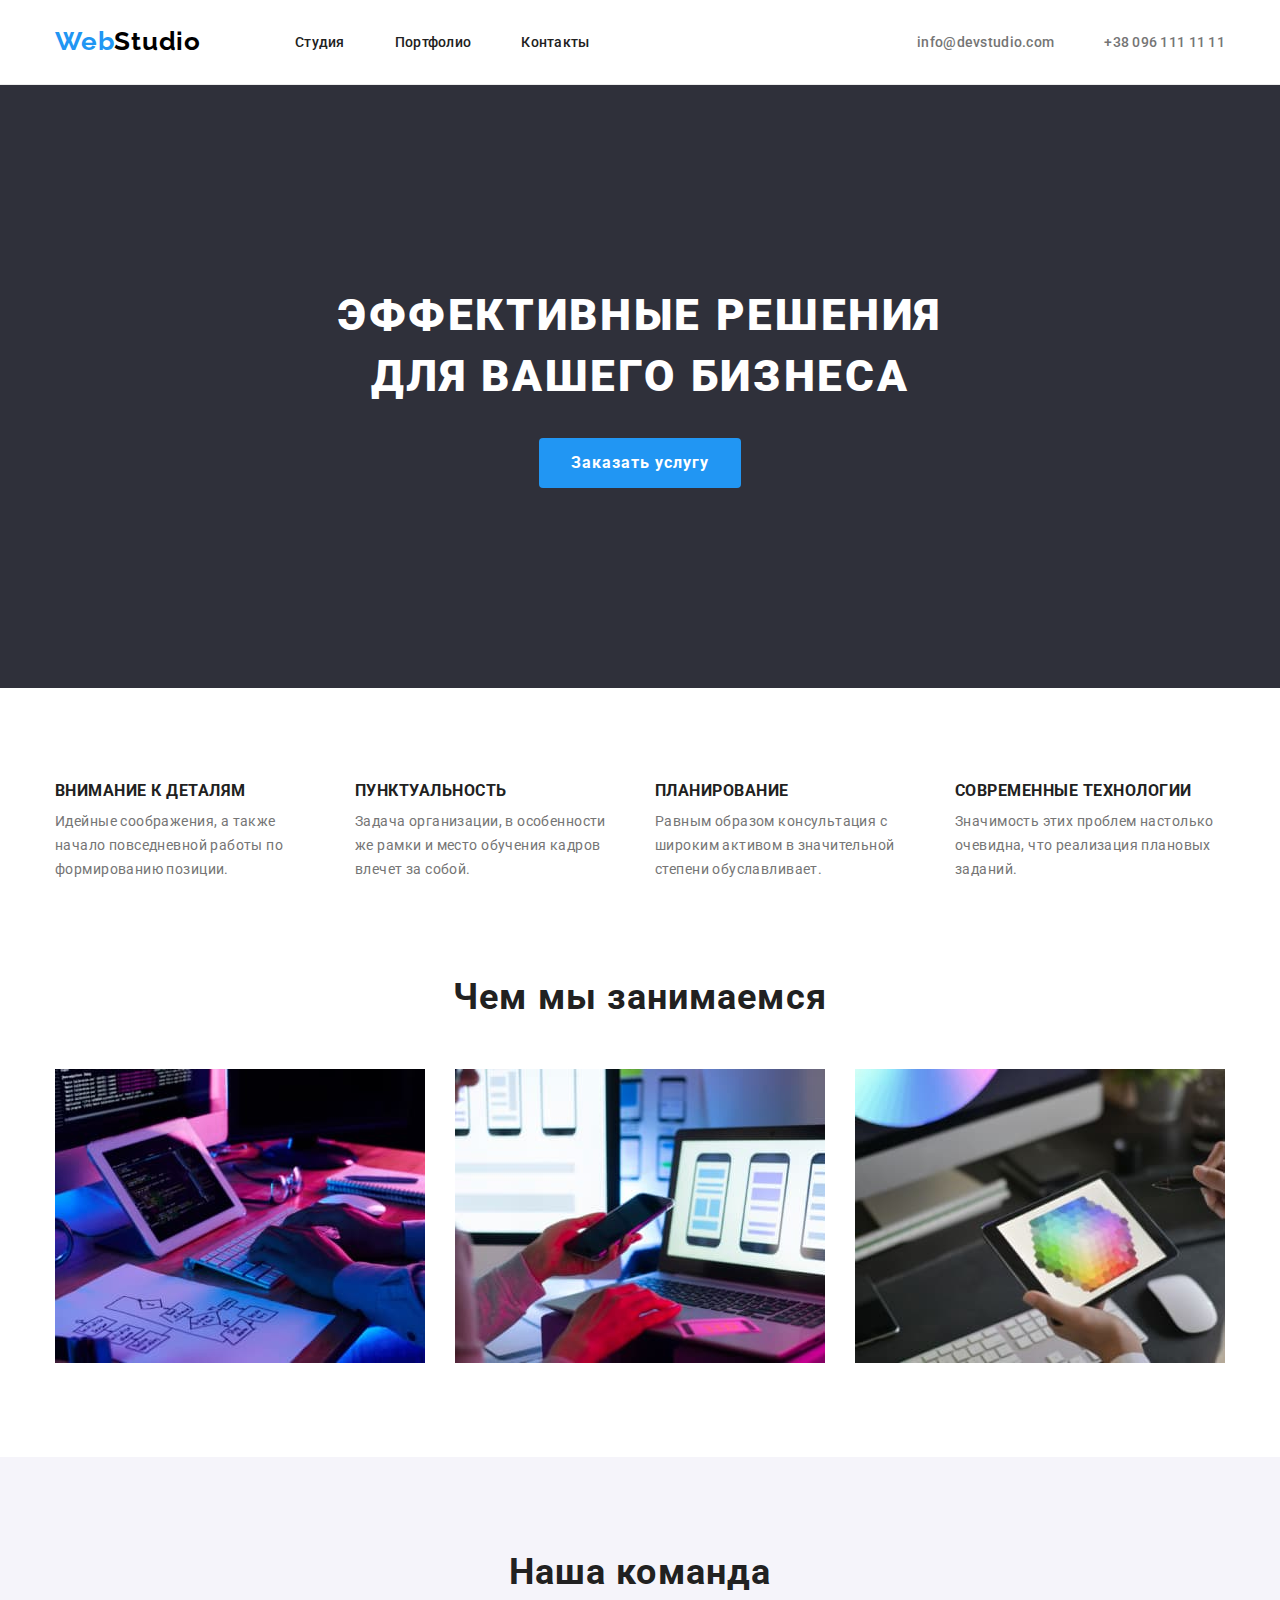
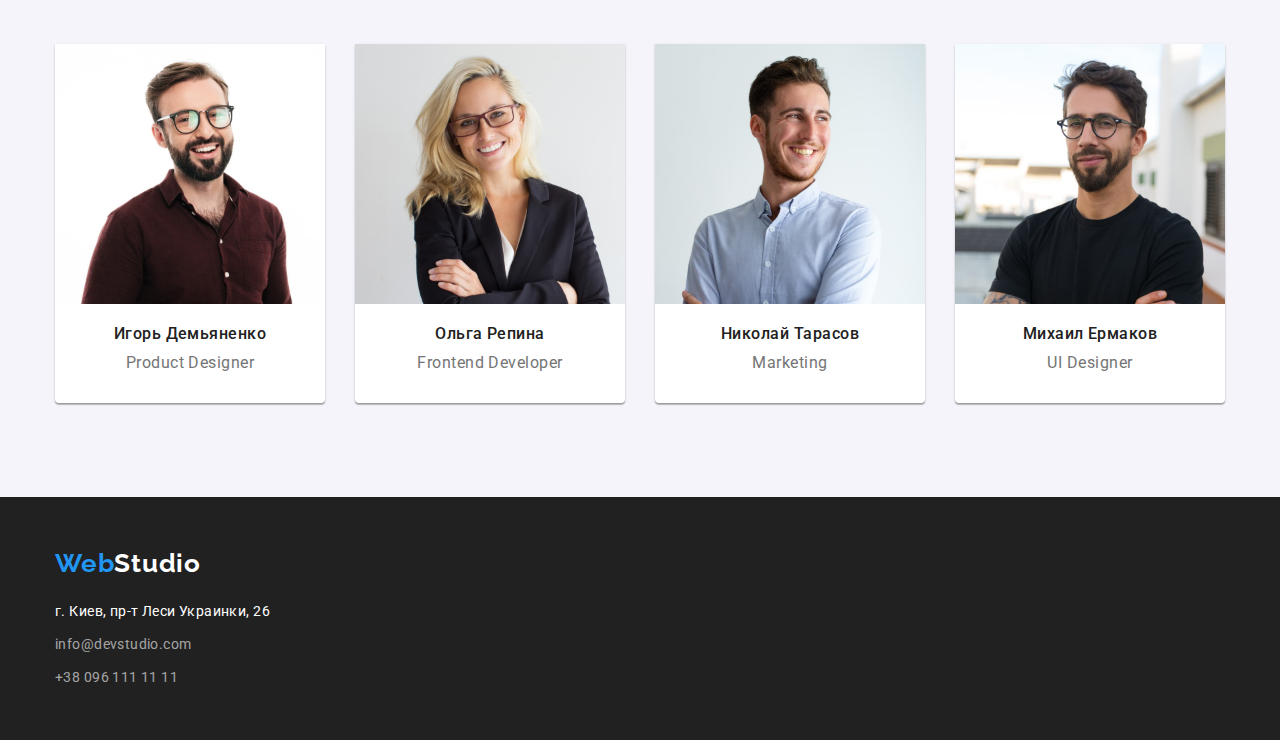
<file: index.html>
<!DOCTYPE html>
<html lang="ru">
  <head>
    <meta charset="UTF-8" />
    <meta http-equiv="X-UA-Compatible" content="IE=edge" />
    <meta name="viewport" content="width=device-width, initial-scale=1.0" />
    <title>web studio</title>
   
    <link rel="preconnect" href="https://fonts.googleapis.com" />
    <link rel="preconnect" href="https://fonts.gstatic.com" crossorigin />
     <link
      href="https://fonts.googleapis.com/css2?family=Raleway:wght@300;700&family=Roboto:wght@400;500;700;900&display=swap"
      rel="stylesheet"
    />
    <link
      rel="stylesheet"
      href="https://cdnjs.cloudflare.com/ajax/libs/modern-normalize/1.1.0/modern-normalize.min.css"
    />
    <link rel="stylesheet" href="css/style.css" />
  </head>
  <body class="body-style">
    <!--navigation and contacts -->

    <header class="hat">
      <div class="container container-hat">
        <nav class="navigation">
          <a href="./index.html" class="logo-link link">
            Web<span class="studio-logo">Studio</span></a
          >
          <ul class="list-flex list">
            <li class="had-lists nav-list">
              <a href="./index.html" class="link navigation-link">Студия</a>
            </li>
            <li class="had-lists">
              <a href="./portfolio.html" class="link navigation-link"
                >Портфолио</a
              >
            </li>
            <li class="had-lists">
              <a href="./index.html" class="link navigation-link">Контакты</a>
            </li>
          </ul>
        </nav>

        <ul class="list-flex list">
          <li class="had-lists">
            <a href="mailto:info@devstudio.com" class="contact-link link"
              >info@devstudio.com</a
            >
          </li>
          <li class="had-lists">
            <a href="tel:+380961111111" class="contact-link link"
              >+38 096 111 11 11</a
            >
          </li>
        </ul>
      </div>
    </header>

    <main>
      <!--about company hero-->
      <section class="hero">
        <h1 class="hero-title">
          Эффективные решения<br />
          для вашего бизнеса
        </h1>
        <button type="button" class="main-button">Заказать услугу</button>
      </section>

      <section class="section section-skills">
        <div class="container">
          <h2 class="headers-none">Умения</h2>

          <ul class="list skill-list">
            <li class="skill-items">
              <h3 class="titles">Внимание к деталям</h3>
              <p class="description">
                Идейные соображения, а также начало повседневной работы по
                формированию позиции.
              </p>
            </li>
            <li class="skill-items">
              <h3 class="titles">Пунктуальность</h3>
              <p class="description">
                Задача организации, в особенности же рамки и место обучения
                кадров влечет за собой.
              </p>
            </li>
            <li class="skill-items">
              <h3 class="titles">Планирование</h3>
              <p class="description">
                Равным образом консультация с широким активом в значительной
                степени обуславливает.
              </p>
            </li>
            <li class="skill-items">
              <h3 class="titles">Cовременные технологии</h3>
              <p class="description">
                Значимость этих проблем настолько очевидна, что реализация
                плановых заданий.
              </p>
            </li>
          </ul>
        </div>
      </section>
      <!---whoo we-->
      <section class="section">
        <div class="container">
          <h2 class="second-header">Чем мы занимаемся</h2>

          <ul class="list list-flex work-list">
            <li class="">
              <img src="./images/img.jpg" alt="photo" width="370" />
            </li>
            <li class="">
              <img src="./images/box2.jpg" alt="photo" width="370" />
            </li>
            <li class="">
              <img src="./images/box3.jpg" alt="photo" width="370" />
            </li>
          </ul>
        </div>
      </section>
      <!---about team-->
      <section class="section team-section">
        <div class="container">
          <h2 class="our-team">Наша команда</h2>

          <ul class="list list-flex">
            <li class="team-list">
              <img
                src="./images/img01.jpg"
                alt="photo"
                width="270"
                class="team-img"
              />
              <div class="team-container">
              <h3 class="team">Игорь Демьяненко</h3>
              <p class="profession">Product Designer</p>
            </div>
            </li>
            <li class="team-list">
              <img
                src="./images/img02.jpg"
                alt="photo"
                width="270"
                class="team-img"
              />
              <div class="team-container">
              <h3 class="team">Ольга Репина</h3>
              <p class="profession">Frontend Developer</p>
            </div>
            </li>
            <li class="team-list">
              <img
                src="./images/img03.jpg"
                alt="photo"
                width="270"
                class="team-img"
              />
              <div class="team-container">
              <h3 class="team">Николай Тарасов</h3>
              <p class="profession">Marketing</p>
            </div>
            </li>
            <li class="team-list">
              <img
                src="./images/img04.jpg"
                alt="photo"
                width="270"
                class="team-img"
              />
              <div class="team-container">
              <h3 class="team">Михаил Ермаков</h3>
              <p class="profession">UI Designer</p>
            </div>
            </li>
          </ul>
        </div>
      </section>
      <footer class="basement">
        <div class="container">
           
          <a href="./index.html" class="logo-footer-link link">
            Web<span class="footer-logo">Studio</span></a
          >
         <div class="footer-container">
          <address class="location">г. Киев, пр-т Леси Украинки, 26</address>
          <ul class="contacts list">
            <li class="footer-items">
              <a href="mailto:info@devstudio.com" class="footer-link"
                >info@devstudio.com</a
              >
            </li>

            <li class="footer-items">
              <a href="tel:+380961111111" class="footer-link"
                >+38 096 111 11 11</a
              >
              </div>
            </div>
            </li>
          </ul>
        </div>
      </footer>
    </main>
  </body>
</html>
</file>
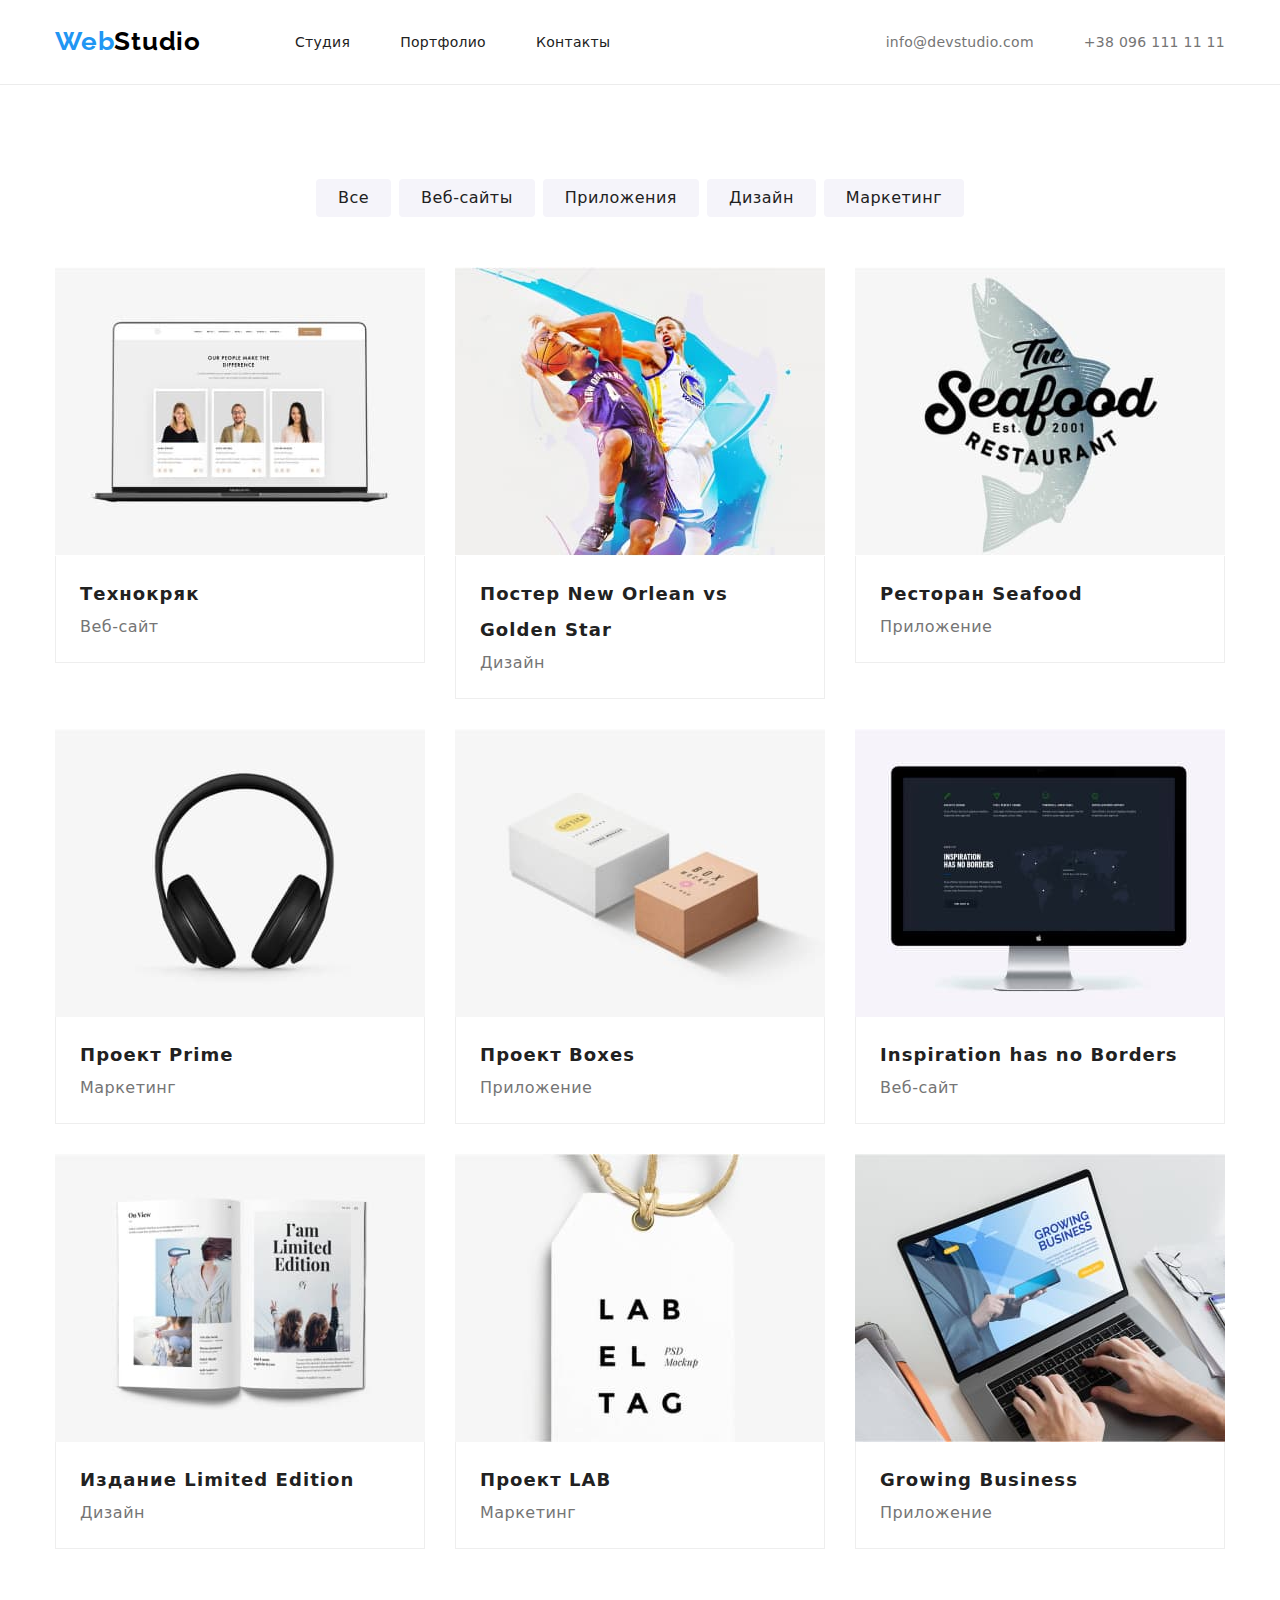
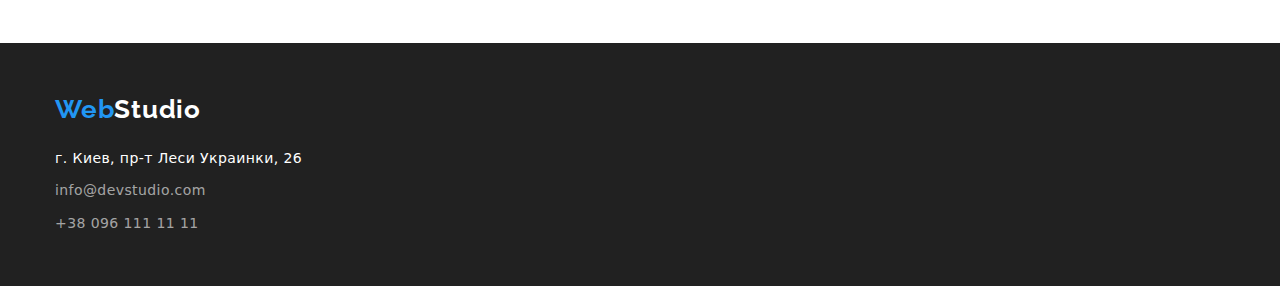
<file: portfolio.html>
<!DOCTYPE html>
<html lang="ru">
  <head>
    <meta charset="UTF-8" />
    <meta http-equiv="X-UA-Compatible" content="IE=edge" />
    <meta name="viewport" content="width=device-width, initial-scale=1.0" />
    <title>web studio</title>
    <link rel="stylesheet" href="css/style.css" />
    <link rel="preconnect" href="https://fonts.googleapis.com" />
    <link rel="preconnect" href="https://fonts.gstatic.com" crossorigin />
    <link
      rel="stylesheet"
      href="https://cdnjs.cloudflare.com/ajax/libs/modern-normalize/1.1.0/modern-normalize.min.css



"
    />
    <link
      href="https://fonts.googleapis.com/css2?family=Raleway:wght@300;700&family=Roboto:wght@400;500;700;900&display=swap"
      rel="stylesheet"
    />
  </head>
  <body class="body-style">
    <!--navigation and contacts -->

    <header class="hat">
      <div class="container container-hat">
        <nav class="navigation">
          <a href="./index.html" class="logo-link link">
            Web<span class="studio-logo">Studio</span></a
          >
          <ul class="list-flex list">
            <li class="had-lists nav-list">
              <a href="./index.html" class="link navigation-link">Студия</a>
            </li>
            <li class="had-lists">
              <a href="./portfolio.html" class="link navigation-link"
                >Портфолио</a
              >
            </li>
            <li class="had-lists">
              <a href="./index.html" class="link navigation-link">Контакты</a>
            </li>
          </ul>
        </nav>

        <ul class="list-flex list">
          <li class="had-lists">
            <a href="mailto:info@devstudio.com" class="contact-link link"
              >info@devstudio.com</a
            >
          </li>
          <li class="had-lists">
            <a href="tel:+380961111111" class="contact-link link"
              >+38 096 111 11 11</a
            >
          </li>
        </ul>
      </div>
    </header>

    <main>
      <section class="section">
        <h1 class="headers-none">Портфолио</h1>
        <div class="container">
          <ul class="list list-flex btn-list">
            <li class="btn-items">
              <button type="button" class="btn">Все</button>
            </li>
            <li class="btn-items">
              <button type="button" class="btn">Веб-сайты</button>
            </li>
            <li class="btn-items">
              <button type="button" class="btn">Приложения</button>
            </li>
            <li class="btn-items">
              <button type="button" class="btn">Дизайн</button>
            </li>
            <li class="btn-items">
              <button type="button" class="btn">Маркетинг</button>
            </li>
          </ul>

          <ul class="list img-list">
            <li class="img-list-items">
              <img
                src="./images/img-portfolio1.jpg"
                alt="ноутбук"
                width="370"
                class="portfolio-img"
              />
              <div class="projects">
                <h3 class="product">Технокряк</h3>
                <p class="product-description">Веб-сайт</p>
              </div>
            </li>
            <li class="img-list-items">
              <img
                src="./images/img-portfolio2.jpg"
                alt="баскетбол"
                width="370"
                class="portfolio-img"
              />
              <div class="projects">
                <h3 class="product">Постер New Orlean vs Golden Star</h3>
                <p class="product-description">Дизайн</p>
              </div>
            </li>
            <li class="img-list-items">
              <img
                src="./images/img-portfolio3.jpg"
                alt=""
                width="370"
                class="portfolio-img"
              />
              <div class="projects">
                <h3 class="product">Ресторан Seafood</h3>
                <p class="product-description">Приложение</p>
              </div>
            </li>
            <li class="img-list-items">
              <img
                src="./images/img-portfolio4.jpg"
                alt="наушники"
                width="370"
                class="portfolio-img"
              />
              <div class="projects">
                <h3 class="product">Проект Prime</h3>
                <p class="product-description">Маркетинг</p>
              </div>
            </li>
            <li class="img-list-items">
              <img
                src="./images/img-portfolio5.jpg"
                alt=""
                width="370"
                class="portfolio-img"
              />
              <div class="projects">
                <h3 class="product">Проект Boxes</h3>
                <p class="product-description">Приложение</p>
              </div>
            </li>
            <li class="img-list-items">
              <img
                src="./images/img-portfolio6.jpg"
                alt=""
                width="370"
                class="portfolio-img"
              />
              <div class="projects">
                <h3 class="product">Inspiration has no Borders</h3>
                <p class="product-description">Веб-сайт</p>
              </div>
            </li>
            <li class="img-list-items">
              <img
                src="./images/img-portfolio7.jpg"
                alt=""
                width="370"
                class="portfolio-img"
              />
              <div class="projects">
                <h3 class="product">Издание Limited Edition</h3>
                <p class="product-description">Дизайн</p>
              </div>
            </li>
            <li class="img-list-items">
              <img
                src="./images/img-portfolio8.jpg"
                alt=""
                width="370"
                class="portfolio-img"
              />
              <div class="projects">
                <h3 class="product">Проект LAB</h3>
                <p class="product-description">Маркетинг</p>
              </div>
            </li>
            <li class="img-list-items">
              <img
                src="./images/img-portfolio9.jpg"
                alt=""
                width="370"
                class="portfolio-img"
              />
              <div class="projects">
                <h3 class="product">Growing Business</h3>
                <p class="product-description">Приложение</p>
              </div>
            </li>
          </ul>
        </div>
      </section>
    </main>
    <footer class="basement">
      <div class="container">
        <a href="./index.html" class="logo-footer-link link">
          Web<span class="footer-logo">Studio</span></a
        >
        <address class="location">г. Киев, пр-т Леси Украинки, 26</address>
        <ul class="contacts list">
          <li class="footer-items">
            <a href="mailto:info@devstudio.com" class="footer-link"
              >info@devstudio.com</a
            >
          </li>

          <li class="footer-items">
            <a href="tel:+380961111111" class="footer-link"
              >+38 096 111 11 11</a
            >
          </li>
        </ul>
      </div>
    </footer>
  </body>
</html>
</file>
<file: css/style.css>
:root {
  --primary-text-color: #757575;
  --web-logo-color: #2196f3;
  --studio-logo-color: #000000;
  --fover-focus-color: #2196f3;
  --headers-text-color: #212121;
  --hero-footer-color: #2f303a;
  --last-section-color: #f5f4fa;
  --button-color: #2196f3;
  --white-color: #ffffff;
  --back-ground-btn: #f5f4fa;
}

body {
  font-family: Roboto, sans-serif;
  color: var(--primary-text-color);
  letter-spacing: 0.03em;
  font-size: 14px;
  background-color: var(--white-color);
}
img {
  display: block;
}

.headers-none {
  display: none;
}
.section {
  padding-top: 94px;
  padding-bottom: 94px;
}

.container {
  width: 1200px;
  margin: 0 auto;
  padding-left: 15px;
  padding-right: 15px;
}
.list {
  padding-left: 0;
  margin-top: 0;
  margin-bottom: 0;
  padding-bottom: 0;

  list-style: none;
}
.hat .list {
  align-items: center;
}
.link {
  text-decoration: none;
}
.list-flex {
  display: flex;
  justify-content: space-between;
}
/* ----------------------------------- */
.hat {
  border-bottom: 1px solid #ececec;
  padding-top: 25px;
  padding-bottom: 25px;
}

.container-hat {
  display: flex;
  justify-content: space-between;
}

.had-lists:not(:last-child) {
  margin-right: 50px;
}

.navigation {
  display: flex;
}

.navigation-link {
  color: var(--headers-text-color);
  font-weight: 500;
  text-align: center;
  line-height: 1.1;
  letter-spacing: 0.02em;
}
.navigation .logo-link {
  margin-right: 94px;
  text-align: center;
  display: block;
  font-family: Raleway;
  font-weight: 700;
  font-size: 26px;
  line-height: 1.3;
  letter-spacing: 0.03em;
  color: var(--web-logo-color);
  text-decoration: none;
}
.link:hover,
.link:focus {
  color: var(--fover-focus-color);
}
.navigation-link:active {
  color: var(--fover-focus-color);
}
.current {
  color: var(--fover-focus-color);
}
/* logo styles */

.studio-logo {
  color: var(--studio-logo-color);
}

.contact-link {
  font-weight: 500;
  font-size: 14px;
  line-height: 1.1;
  letter-spacing: 0.02em;
  color: var(--primary-text-color);
}
.hero {
  text-align: center;
  padding-top: 200px;
  padding-bottom: 200px;

  background-color: var(--hero-footer-color);
}

.hero-title {
  margin-top: 0;
  margin-bottom: 30px;

  font-weight: 900;
  font-size: 44px;
  line-height: 1.4;
  letter-spacing: 0.06em;
  text-transform: uppercase;
  color: var(--white-color);
}
.main-button {
  background-color: var(--button-color);
  font-weight: 700;
  font-size: 16px;
  line-height: 1.9;
  border-radius: 4px;
  display: inline-block;
  align-items: center;
  text-align: center;
  letter-spacing: 0.06em;
  padding: 10px 32px;
  color: var(--white-color);
  cursor: pointer;
  border: 0px;
}
.section.section-skills {
  padding-bottom: 0;
}
.skill-list {
  display: flex;
}
.skill-items {
  max-width: 270px;
}
.skill-items:not(:last-child) {
  margin-right: 30px;
}

.titles {
  margin-top: 0;
  margin-bottom: 10px;
  line-height: 1.1;
  letter-spacing: 0.03em;
  text-transform: uppercase;
  color: var(--headers-text-color);
}

.description {
  margin-top: 0;
  margin-bottom: 0;
  font-size: 14px;
  line-height: 1.7;
  letter-spacing: 0.03em;
  color: var(--primary-text-color);
}
.second-header {
  margin-top: 0;
  margin-bottom: 50px;

  font-size: 36px;
  line-height: 1.2;
  text-align: center;
  letter-spacing: 0.03em;
  color: var(--headers-text-color);
}
.team-section {
  background-color: var(--last-section-color);
}

.our-team {
  margin-top: 0;
  margin-bottom: 50px;
  font-weight: 700;
  font-size: 36px;
  line-height: 1.2;
  text-align: center;
  letter-spacing: 0.03em;
  color: var(--headers-text-color);
}
.team-list {
  width: 270px;
  background: var(--white-color);
  box-shadow: 0px 1px 3px rgba(0, 0, 0, 0.12), 0px 1px 1px rgba(0, 0, 0, 0.14),
    0px 2px 1px rgba(0, 0, 0, 0.2);
  border-radius: 0px 0px 4px 4px;
}
.team {
  margin-bottom: 10px;
  margin-top: 0;
  font-weight: 500;
  font-size: 16px;
  line-height: 1.2;
  text-align: center;
  letter-spacing: 0.03em;
  color: var(--headers-text-color);
}
.team-container {
  padding-bottom: 30px;
  padding-top: 20px;
}
.profession {
  margin-top: 0;
  margin-bottom: 0;

  font-size: 16px;
  line-height: 1.2;
  text-align: center;
  letter-spacing: 0.03em;
  color: var(--primary-text-color);
}

.basement {
  background-color: var(--headers-text-color);
}
.location {
  margin-bottom: 9px;
  line-height: 1.7;
  letter-spacing: 0.03em;
  color: var(--white-color);
  font-style: normal;

  letter-spacing: 0.03em;

  letter-spacing: 0.03em;
}

.basement {
  padding-top: 50px;
  padding-bottom: 50px;
}
.footer-link {
  line-height: 1.7;
  letter-spacing: 0.03em;
  color: rgba(255, 255, 255, 0.6);
  text-decoration: none;
  font-style: normal;
}

.footer-items:not(:last-child) {
  margin-bottom: 9px;
}
.footer-link:hover,
.footer-link:focus {
  color: var(--fover-focus-color);
}
.logo-footer-link {
  margin-bottom: 20px;
  display: inline-block;

  font-family: Raleway;
  font-weight: 700;
  font-size: 26px;
  line-height: 1.3;
  letter-spacing: 0.03em;
  color: var(--web-logo-color);
  text-decoration: none;
}
.footer-logo {
  color: var(--white-color);
}

/*стили для портфолио  */

.btn {
  padding: 6px 22px;
  border-radius: 4px;
  font-weight: 500;
  font-size: 16px;
  line-height: 26px;
  text-align: center;
  letter-spacing: 0.03em;
  font-family: inherit;
  color: var(--headers-text-color);
  background: var(--back-ground-btn);
  cursor: pointer;
  display: block;
  border: 0;
}
.img-list {
  display: flex;
  margin-left: -30px;
  margin-top: -30px;
  flex-wrap: wrap;
}

.img-list-items {
  margin-top: 30px;
  margin-left: 30px;
  max-width: 370px;
}

.projects {
  padding-left: 24px;
  padding-right: 24px;
  padding-bottom: 20px;
  padding-top: 20px;
  border-bottom: 1px solid #eeeeee;
  border-left: 1px solid #eeeeee;
  border-right: 1px solid #eeeeee;
}
.product {
  font-size: 18px;
  line-height: 2;
  letter-spacing: 0.06em;
  color: var(--headers-text-color);

  margin-bottom: 0;
  margin-top: 0;
}

.product-description {
  font-size: 16px;
  line-height: 30px;
  letter-spacing: 0.03em;
  color: var(--primary-text-color);
  margin-top: 0;
  margin-bottom: 0;
}

.btn-list {
  align-items: center;
  justify-content: center;

  margin-bottom: 50px;
}
.btn-list > .btn-items:not(:last-child) {
  margin-right: 8px;
}

.btn:hover,
.btn:focus {
  background-color: var(--fover-focus-color);
  color: var(--white-color);
}

/*
</file>
